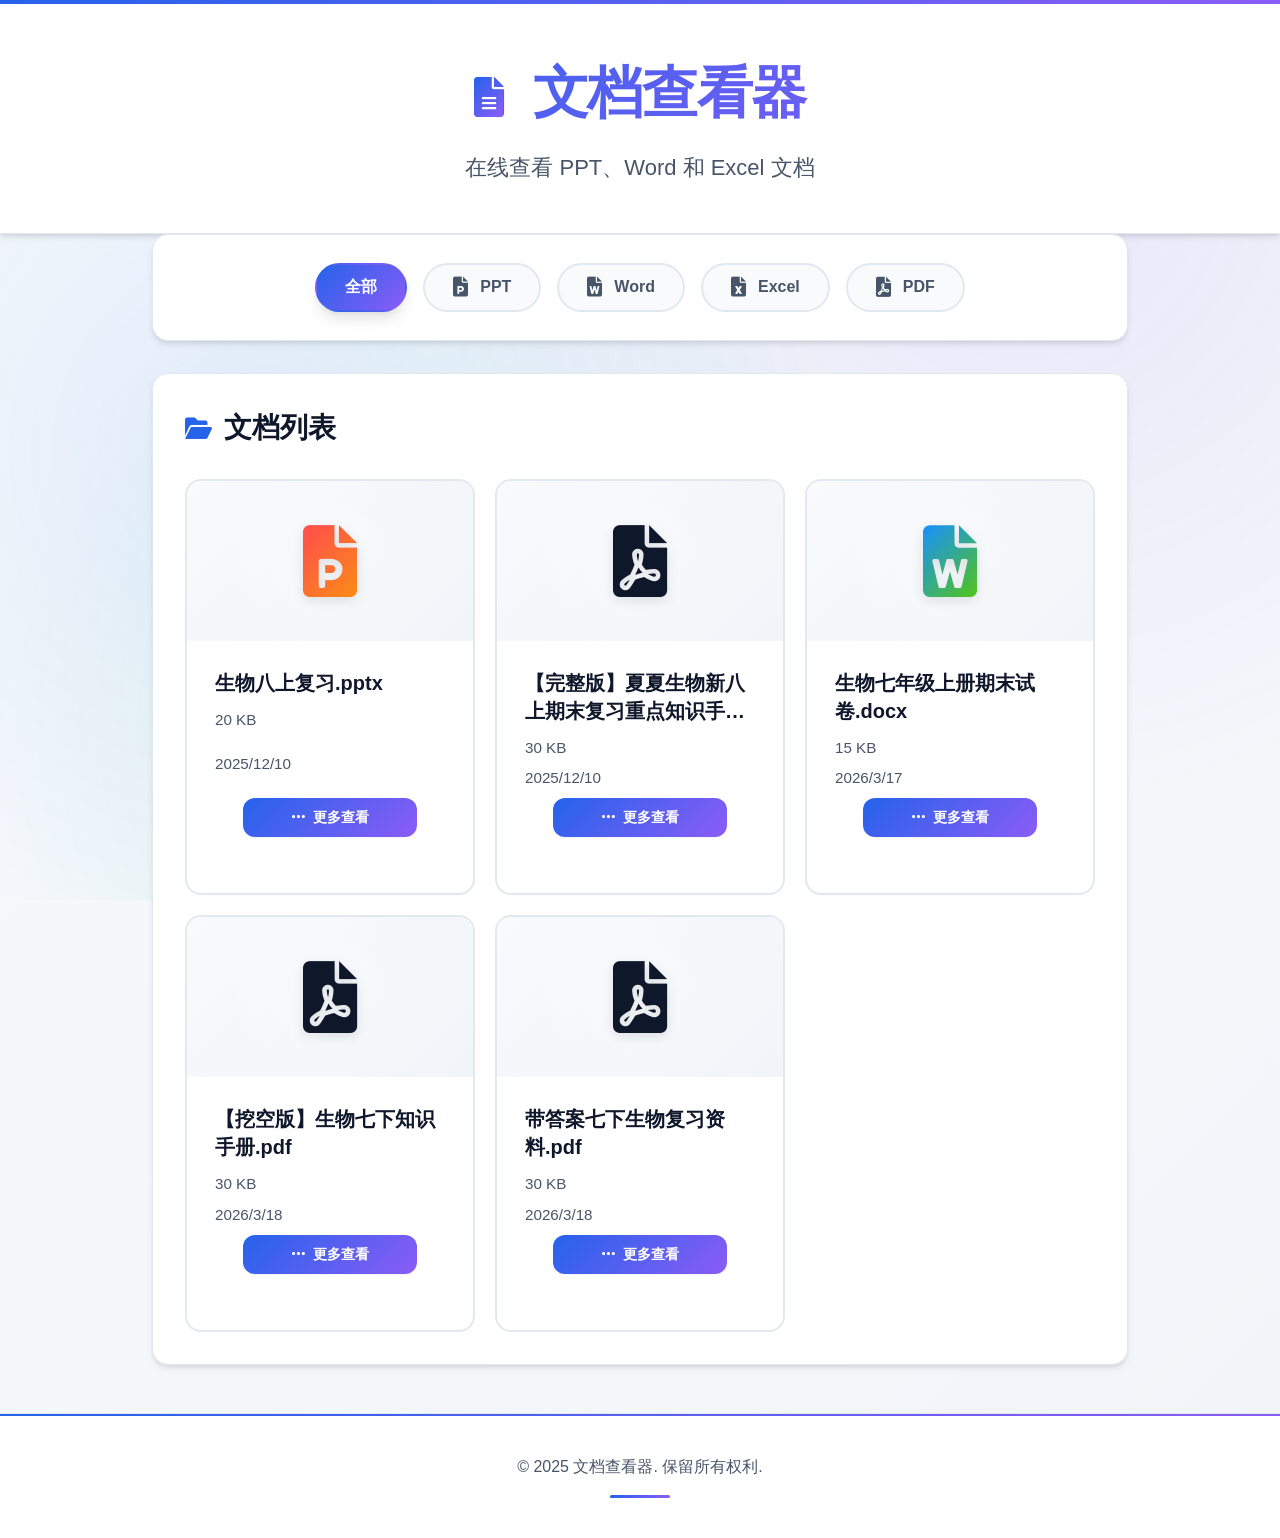
<file: index.html>
<!DOCTYPE html>
<html lang="zh-CN">
<head>
    <meta charset="UTF-8">
    <meta name="viewport" content="width=device-width, initial-scale=1.0">
    <title>文档查看器</title>
    <link rel="stylesheet" href="css/style.css">
    <link rel="stylesheet" href="https://cdnjs.cloudflare.com/ajax/libs/font-awesome/6.0.0/css/all.min.css">
</head>
<body>
    <header>
        <div class="container">
            <h1><i class="fas fa-file-alt"></i> 文档查看器</h1>
            <p>在线查看 PPT、Word 和 Excel 文档</p>
        </div>
    </header>

    <main class="container">
        <div class="filter-section">
            <div class="filter-buttons">
                <button class="filter-btn active" data-filter="all">全部</button>
                <button class="filter-btn" data-filter="ppt"><i class="fas fa-file-powerpoint"></i> PPT</button>
                <button class="filter-btn" data-filter="word"><i class="fas fa-file-word"></i> Word</button>
                <button class="filter-btn" data-filter="excel"><i class="fas fa-file-excel"></i> Excel</button>
                <button class="filter-btn" data-filter="pdf"><i class="fas fa-file-pdf"></i> PDF</button>
            </div>
        </div>

        <div class="documents-section">
            <h2><i class="fas fa-folder-open"></i> 文档列表</h2>
            <div id="documentsContainer" class="documents-grid">
                <!-- 文档将通过 JavaScript 动态加载 -->
                <div class="loading">加载中...</div>
            </div>
        </div>
    </main>

    <div id="viewerModal" class="modal">
        <div class="modal-content">
            <span class="close">&times;</span>
            <div id="viewerContent"></div>
        </div>
    </div>

    <footer>
        <div class="container">
            <p>&copy; 2025 文档查看器. 保留所有权利.</p>
        </div>
    </footer>

    <script src="js/main.js"></script>
</body>
</html>
</file>
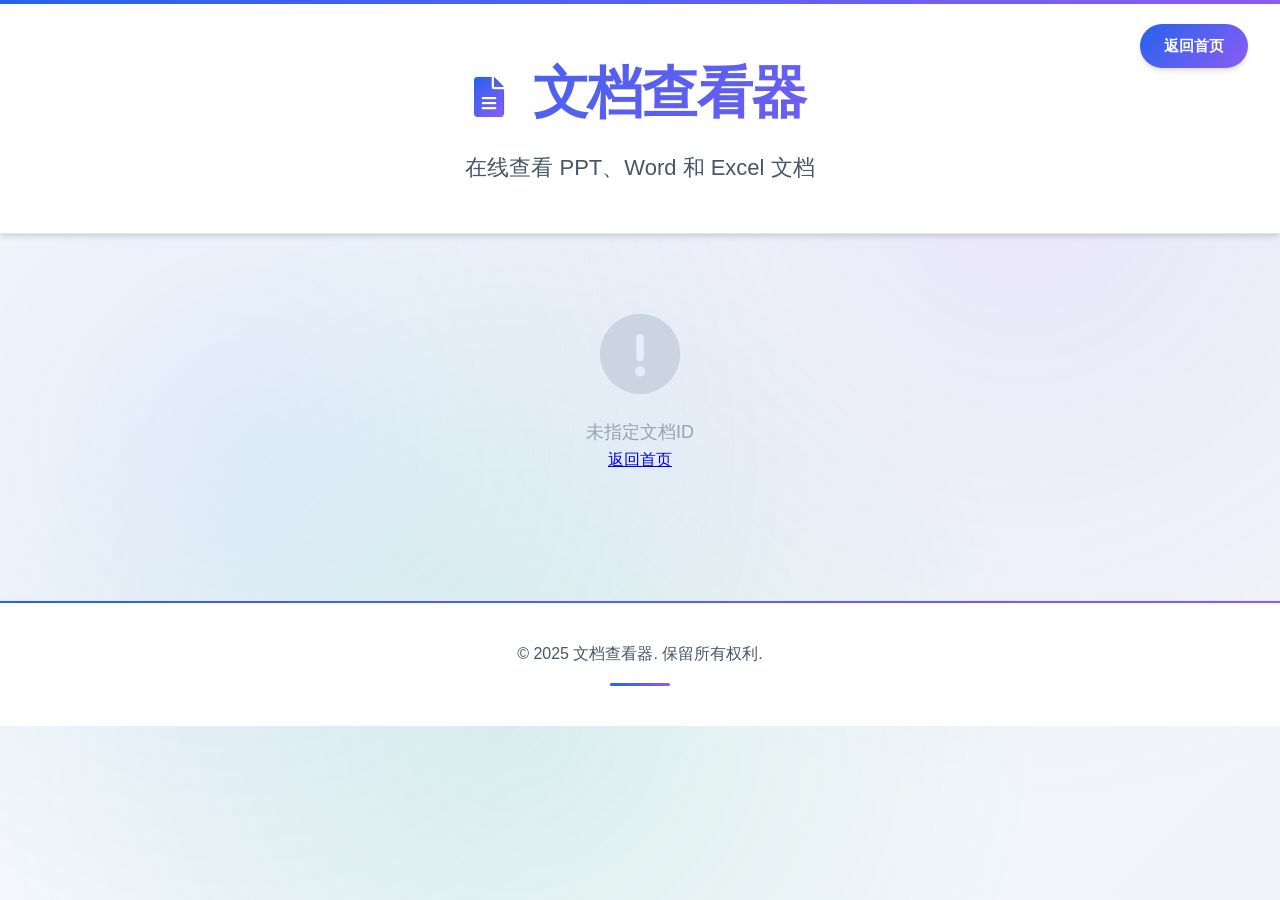
<file: document.html>
<!DOCTYPE html>
<html lang="zh-CN">
<head>
    <meta charset="UTF-8">
    <meta name="viewport" content="width=device-width, initial-scale=1.0">
    <title>文档详情 - 文档查看器</title>
    <link rel="stylesheet" href="css/style.css">
    <link rel="stylesheet" href="https://cdnjs.cloudflare.com/ajax/libs/font-awesome/6.0.0/css/all.min.css">
</head>
<body>
    <header>
        <div class="container">
            <h1><i class="fas fa-file-alt"></i> 文档查看器</h1>
            <p>在线查看 PPT、Word 和 Excel 文档</p>
            <a href="/" class="upload-link">返回首页</a>
        </div>
    </header>

    <main class="container">
        <div id="documentDetailContainer">
            <div class="loading">加载中...</div>
        </div>
    </main>

    <footer>
        <div class="container">
            <p>&copy; 2025 文档查看器. 保留所有权利.</p>
        </div>
    </footer>

    <script src="js/document.js"></script>
</body>
</html>
</file>
<file: css/style.css>
/* 全局样式重置 */
* {
    margin: 0;
    padding: 0;
    box-sizing: border-box;
}

/* CSS 变量定义 - 全新配色方案 */
:root {
    /* 主色调 */
    --primary-color: #2563eb;
    --primary-light: #3b82f6;
    --primary-dark: #1d4ed8;
    
    /* 辅助色 */
    --secondary-color: #8b5cf6;
    --secondary-light: #a78bfa;
    --secondary-dark: #7c3aed;
    
    /* 功能色 */
    --success-color: #10b981;
    --warning-color: #f59e0b;
    --error-color: #ef4444;
    --info-color: #3b82f6;
    
    /* 中性色 */
    --neutral-50: #fafafa;
    --neutral-100: #f5f5f5;
    --neutral-200: #e5e5e5;
    --neutral-300: #d4d4d4;
    --neutral-400: #a3a3a3;
    --neutral-500: #737373;
    --neutral-600: #525252;
    --neutral-700: #404040;
    --neutral-800: #262626;
    --neutral-900: #171717;
    
    /* 背景色 */
    --bg-primary: #ffffff;
    --bg-secondary: #f8fafc;
    --bg-tertiary: #f1f5f9;
    --bg-accent: #eff6ff;
    --bg-overlay: rgba(0, 0, 0, 0.6);
    
    /* 文本色 */
    --text-primary: #0f172a;
    --text-secondary: #475569;
    --text-tertiary: #94a3b8;
    --text-light: #cbd5e1;
    
    /* 边框色 */
    --border-color: #e2e8f0;
    --border-hover: #cbd5e1;
    --border-focus: #3b82f6;
    
    /* 阴影 */
    --shadow-sm: 0 1px 2px 0 rgba(0, 0, 0, 0.05);
    --shadow-md: 0 4px 6px -1px rgba(0, 0, 0, 0.1), 0 2px 4px -1px rgba(0, 0, 0, 0.06);
    --shadow-lg: 0 10px 15px -3px rgba(0, 0, 0, 0.1), 0 4px 6px -2px rgba(0, 0, 0, 0.05);
    --shadow-xl: 0 20px 25px -5px rgba(0, 0, 0, 0.1), 0 10px 10px -5px rgba(0, 0, 0, 0.04);
    --shadow-2xl: 0 25px 50px -12px rgba(0, 0, 0, 0.25);
    
    /* 圆角 */
    --radius-sm: 0.25rem;
    --radius-md: 0.375rem;
    --radius-lg: 0.5rem;
    --radius-xl: 0.75rem;
    --radius-2xl: 1rem;
    --radius-3xl: 1.5rem;
    --radius-full: 9999px;
    
    /* 过渡 */
    --transition-fast: 0.15s ease-in-out;
    --transition-normal: 0.3s ease-in-out;
    --transition-slow: 0.5s ease-in-out;
    
    /* 字体 */
    --font-sans: -apple-system, BlinkMacSystemFont, 'Segoe UI', Roboto, Oxygen, Ubuntu, Cantarell, sans-serif;
    --font-display: 'Inter', -apple-system, BlinkMacSystemFont, 'Segoe UI', Roboto, sans-serif;
}

/* 基础样式 */
body {
    font-family: var(--font-sans);
    background: linear-gradient(135deg, var(--bg-secondary) 0%, var(--bg-tertiary) 100%);
    color: var(--text-primary);
    line-height: 1.6;
    -webkit-font-smoothing: antialiased;
    -moz-osx-font-smoothing: grayscale;
    min-height: 100vh;
    overflow-x: hidden;
}

/* 背景装饰 */
body::before {
    content: '';
    position: fixed;
    top: 0;
    left: 0;
    width: 100%;
    height: 100%;
    background: 
        radial-gradient(circle at 20% 50%, rgba(59, 130, 246, 0.1) 0%, transparent 50%),
        radial-gradient(circle at 80% 20%, rgba(139, 92, 246, 0.1) 0%, transparent 50%),
        radial-gradient(circle at 40% 80%, rgba(16, 185, 129, 0.1) 0%, transparent 50%);
    pointer-events: none;
    z-index: -1;
}

/* 容器样式 */
.container {
    width: 100%;
    max-width: 1280px;
    margin: 0 auto;
    padding: 0 1.5rem;
}

/* 头部样式 - 全新设计 */
header {
    background: var(--bg-primary);
    padding: 3rem 0;
    text-align: center;
    box-shadow: var(--shadow-md);
    position: relative;
    overflow: hidden;
    border-bottom: 1px solid var(--border-color);
}

/* 头部装饰 */
header::before {
    content: '';
    position: absolute;
    top: 0;
    left: 0;
    right: 0;
    height: 4px;
    background: linear-gradient(90deg, var(--primary-color), var(--secondary-color), var(--success-color));
    background-size: 200% 100%;
    animation: headerGradient 4s linear infinite;
}

@keyframes headerGradient {
    0% { background-position: 0% 50%; }
    50% { background-position: 100% 50%; }
    100% { background-position: 0% 50%; }
}

header h1 {
    font-family: var(--font-display);
    font-size: 3.5rem;
    font-weight: 800;
    margin-bottom: 0.75rem;
    background: linear-gradient(135deg, var(--primary-color), var(--secondary-color));
    -webkit-background-clip: text;
    -webkit-text-fill-color: transparent;
    background-clip: text;
    letter-spacing: -0.025em;
    position: relative;
    z-index: 1;
}

header h1 i {
    margin-right: 1rem;
    background: linear-gradient(135deg, var(--primary-color), var(--secondary-color));
    -webkit-background-clip: text;
    -webkit-text-fill-color: transparent;
    background-clip: text;
    font-size: 2.5rem;
    vertical-align: middle;
}

header p {
    font-size: 1.375rem;
    color: var(--text-secondary);
    font-weight: 400;
    position: relative;
    z-index: 1;
}

/* 主内容区域 */
main {
    padding: 2.5rem 0;
    position: relative;
}

/* 筛选区域 - 全新设计 */
.filter-section {
    background: var(--bg-primary);
    padding: 1.75rem;
    border-radius: var(--radius-2xl);
    box-shadow: var(--shadow-md);
    margin-bottom: 2rem;
    border: 1px solid var(--border-color);
    transition: all var(--transition-normal);
}

.filter-section:hover {
    box-shadow: var(--shadow-lg);
    transform: translateY(-1px);
}

.filter-buttons {
    display: flex;
    justify-content: center;
    gap: 1rem;
    flex-wrap: wrap;
}

.filter-btn {
    background: var(--bg-secondary);
    border: 2px solid var(--border-color);
    padding: 12px 28px;
    border-radius: var(--radius-full);
    cursor: pointer;
    transition: all var(--transition-normal);
    display: flex;
    align-items: center;
    gap: 0.75rem;
    font-weight: 600;
    color: var(--text-secondary);
    font-size: 1rem;
    font-family: var(--font-display);
    position: relative;
    overflow: hidden;
}

.filter-btn::before {
    content: '';
    position: absolute;
    top: 0;
    left: -100%;
    width: 100%;
    height: 100%;
    background: linear-gradient(90deg, transparent, rgba(59, 130, 246, 0.1), transparent);
    transition: left var(--transition-normal);
}

.filter-btn:hover::before {
    left: 100%;
}

.filter-btn:hover {
    border-color: var(--primary-light);
    color: var(--primary-color);
    background: var(--bg-primary);
    transform: translateY(-2px);
    box-shadow: var(--shadow-md);
}

.filter-btn.active {
    background: linear-gradient(135deg, var(--primary-color), var(--secondary-color));
    color: white;
    border-color: transparent;
    box-shadow: var(--shadow-lg);
}

.filter-btn.active:hover {
    transform: translateY(-2px);
    box-shadow: var(--shadow-xl);
}

.filter-btn i {
    font-size: 1.25rem;
    transition: transform var(--transition-normal);
}

.filter-btn:hover i {
    transform: scale(1.1);
}

/* 文档列表区域 - 全新设计 */
.documents-section {
    background: var(--bg-primary);
    padding: 2rem;
    border-radius: var(--radius-2xl);
    box-shadow: var(--shadow-md);
    border: 1px solid var(--border-color);
    transition: all var(--transition-normal);
}

.documents-section:hover {
    box-shadow: var(--shadow-lg);
    transform: translateY(-1px);
}

.documents-section h2 {
    font-family: var(--font-display);
    font-size: 1.75rem;
    font-weight: 700;
    margin-bottom: 1.75rem;
    color: var(--text-primary);
    display: flex;
    align-items: center;
    gap: 0.75rem;
}

.documents-section h2 i {
    color: var(--primary-color);
    font-size: 1.5rem;
}

/* 文档网格 - 全新布局 */
.documents-grid {
    display: grid;
    grid-template-columns: repeat(auto-fill, minmax(300px, 1fr));
    gap: 1.5rem;
    position: relative;
}

/* 文档卡片 - 全新设计 */
.document-card {
    background: var(--bg-primary);
    border: 2px solid var(--border-color);
    border-radius: var(--radius-2xl);
    overflow: hidden;
    transition: all var(--transition-normal);
    cursor: pointer;
    display: flex;
    flex-direction: column;
    height: 100%;
    position: relative;
}

.document-card::before {
    content: '';
    position: absolute;
    top: 0;
    left: 0;
    right: 0;
    height: 4px;
    background: linear-gradient(90deg, var(--primary-color), var(--secondary-color));
    transform: scaleX(0);
    transition: transform var(--transition-normal);
    transform-origin: left;
}

.document-card:hover::before {
    transform: scaleX(1);
}

.document-card:hover {
    transform: translateY(-8px);
    box-shadow: var(--shadow-xl);
    border-color: var(--primary-light);
}

/* 文档图标区域 */
.document-icon {
    height: 160px;
    display: flex;
    align-items: center;
    justify-content: center;
    position: relative;
    overflow: hidden;
    background: linear-gradient(135deg, var(--bg-secondary), var(--bg-tertiary));
}

.document-icon::after {
    content: '';
    position: absolute;
    top: 0;
    left: 0;
    right: 0;
    bottom: 0;
    background: radial-gradient(circle at center, rgba(255, 255, 255, 0.3), transparent 70%);
    pointer-events: none;
}

.document-icon i {
    font-size: 4.5rem;
    z-index: 1;
    transition: transform var(--transition-normal);
    filter: drop-shadow(0 4px 6px rgba(0, 0, 0, 0.1));
}

.document-card:hover .document-icon i {
    transform: scale(1.1) rotate(5deg);
}

/* 不同类型文档的图标颜色 */
.document-icon.ppt i {
    background: linear-gradient(135deg, #ff4d4f, #fa8c16);
    -webkit-background-clip: text;
    -webkit-text-fill-color: transparent;
    background-clip: text;
}

.document-icon.word i {
    background: linear-gradient(135deg, #1890ff, #52c41a);
    -webkit-background-clip: text;
    -webkit-text-fill-color: transparent;
    background-clip: text;
}

.document-icon.excel i {
    background: linear-gradient(135deg, #52c41a, #faad14);
    -webkit-background-clip: text;
    -webkit-text-fill-color: transparent;
    background-clip: text;
}

/* 文档信息区域 */
.document-info {
    padding: 1.75rem;
    flex-grow: 1;
    display: flex;
    flex-direction: column;
}

.document-info h3 {
    font-family: var(--font-display);
    font-size: 1.25rem;
    font-weight: 700;
    margin-bottom: 0.75rem;
    color: var(--text-primary);
    line-height: 1.4;
    display: -webkit-box;
    -webkit-line-clamp: 2;
    -webkit-box-orient: vertical;
    overflow: hidden;
    transition: color var(--transition-normal);
}

.document-card:hover .document-info h3 {
    color: var(--primary-color);
}

.document-info p {
    color: var(--text-secondary);
    font-size: 0.95rem;
    margin-bottom: 0.5rem;
    line-height: 1.5;
    flex-grow: 1;
}

.document-info .file-meta {
    display: flex;
    justify-content: space-between;
    align-items: center;
    margin-top: 1rem;
    padding-top: 1rem;
    border-top: 1px solid var(--border-color);
    font-size: 0.875rem;
    color: var(--text-tertiary);
}

/* 文档操作按钮 */
.document-actions {
    display: flex;
    gap: 0.75rem;
    padding: 0 1.75rem 1.75rem;
}

.action-btn {
    flex: 1;
    padding: 10px 16px;
    border-radius: var(--radius-xl);
    border: none;
    cursor: pointer;
    font-size: 0.9rem;
    font-weight: 600;
    transition: all var(--transition-normal);
    display: flex;
    align-items: center;
    justify-content: center;
    gap: 0.5rem;
    font-family: var(--font-display);
    position: relative;
    overflow: hidden;
}

.action-btn::before {
    content: '';
    position: absolute;
    top: 0;
    left: -100%;
    width: 100%;
    height: 100%;
    background: linear-gradient(90deg, transparent, rgba(255, 255, 255, 0.2), transparent);
    transition: left var(--transition-normal);
}

.action-btn:hover::before {
    left: 100%;
}

.view-btn {
    background: linear-gradient(135deg, var(--primary-color), var(--secondary-color));
    color: white;
    box-shadow: var(--shadow-sm);
}

.view-btn:hover {
    transform: translateY(-2px);
    box-shadow: var(--shadow-md);
}

.download-btn {
    background: var(--bg-secondary);
    color: var(--text-secondary);
    border: 2px solid var(--border-color);
}

.download-btn:hover {
    background: var(--bg-tertiary);
    border-color: var(--primary-light);
    color: var(--primary-color);
    transform: translateY(-2px);
    box-shadow: var(--shadow-sm);
}

/* 加载状态 - 全新设计 */
.loading {
    grid-column: 1 / -1;
    display: flex;
    flex-direction: column;
    align-items: center;
    justify-content: center;
    padding: 4rem 2rem;
    color: var(--text-secondary);
    font-size: 1.125rem;
    font-weight: 500;
    text-align: center;
}

.loading::after {
    content: '';
    width: 48px;
    height: 48px;
    border: 3px solid var(--border-color);
    border-top-color: var(--primary-color);
    border-radius: 50%;
    animation: spin 1s linear infinite;
    margin-top: 1.5rem;
    display: block;
}

@keyframes spin {
    0% { transform: rotate(0deg); }
    100% { transform: rotate(360deg); }
}

/* 空状态 - 全新设计 */
.empty-state {
    grid-column: 1 / -1;
    display: flex;
    flex-direction: column;
    align-items: center;
    justify-content: center;
    padding: 5rem 2rem;
    color: var(--text-tertiary);
    text-align: center;
}

.empty-state i {
    font-size: 5rem;
    margin-bottom: 1.5rem;
    color: var(--text-light);
    animation: float 3s ease-in-out infinite;
}

@keyframes float {
    0%, 100% { transform: translateY(0px); }
    50% { transform: translateY(-15px); }
}

.empty-state h3 {
    font-family: var(--font-display);
    font-size: 1.75rem;
    font-weight: 700;
    margin-bottom: 0.75rem;
    color: var(--text-secondary);
}

.empty-state p {
    font-size: 1.125rem;
    color: var(--text-tertiary);
    max-width: 500px;
    line-height: 1.6;
}

/* 模态框 - 全新设计 */
.modal {
    display: none;
    position: fixed;
    z-index: 1000;
    left: 0;
    top: 0;
    width: 100%;
    height: 100%;
    background-color: var(--bg-overlay);
    backdrop-filter: blur(8px);
    animation: modalFadeIn var(--transition-normal);
    overflow-y: auto;
}

@keyframes modalFadeIn {
    from { opacity: 0; }
    to { opacity: 1; }
}

.modal-content {
    background-color: var(--bg-primary);
    margin: 4% auto;
    padding: 0;
    border-radius: var(--radius-3xl);
    width: 94%;
    max-width: 1400px;
    max-height: 90vh;
    overflow: hidden;
    position: relative;
    box-shadow: var(--shadow-2xl);
    border: 1px solid var(--border-color);
    animation: modalSlideIn var(--transition-normal);
}

@keyframes modalSlideIn {
    from {
        opacity: 0;
        transform: translateY(-30px) scale(0.95);
    }
    to {
        opacity: 1;
        transform: translateY(0) scale(1);
    }
}

/* 关闭按钮 - 全新设计 */
.close {
    position: absolute;
    right: 1.5rem;
    top: 1.5rem;
    width: 40px;
    height: 40px;
    background: var(--bg-secondary);
    color: var(--text-secondary);
    border: none;
    border-radius: var(--radius-full);
    cursor: pointer;
    font-size: 1.5rem;
    font-weight: bold;
    display: flex;
    align-items: center;
    justify-content: center;
    transition: all var(--transition-normal);
    z-index: 1001;
    box-shadow: var(--shadow-md);
}

.close:hover,
.close:focus {
    background: var(--error-color);
    color: white;
    transform: rotate(90deg) scale(1.1);
    box-shadow: var(--shadow-lg);
}

/* 查看器内容 */
#viewerContent {
    height: 85vh;
    overflow: auto;
    padding: 2rem;
    background: var(--bg-secondary);
}

.viewer-container {
    width: 100%;
    height: 500px; /* 缩小展示框高度 */
    display: flex;
    align-items: center;
    justify-content: center;
    position: relative;
    background: var(--bg-primary);
    border-radius: var(--radius-xl);
    overflow: auto; /* 添加滚轮支持 */
    box-shadow: var(--shadow-lg);
    border: 1px solid var(--border-color);
    margin: 0 auto;
    max-width: 100%;
    resize: vertical; /* 允许垂直调整大小 */
    padding: 0;
    min-height: 400px;
    transition: all var(--transition-normal);
    scroll-behavior: smooth; /* 添加平滑滚动 */
}

.viewer-container iframe {
    width: 100%;
    height: 500px; /* 缩小iframe高度，与容器匹配 */
    border: none;
    display: block;
    transition: all var(--transition-normal);
    transform-origin: center;
    image-rendering: auto;
    image-rendering: crisp-edges;
    image-rendering: pixelated;
    zoom: 1;
}

/* 优化Office Online嵌入内容的显示 */
.viewer-container iframe[src*="officeapps.live.com"] {
    min-height: 500px;
    height: 100%;
    width: 100%;
    max-width: 100%;
    border: none;
    background: white;
}

/* 优化文档查看器区域 */
.document-viewer {
    margin: 1.5rem 0;
    position: relative;
    min-height: 500px;
    width: 100%;
}

/* 查看器控制按钮 */
.viewer-controls {
    margin-top: 1.5rem;
    text-align: center;
    display: flex;
    justify-content: center;
    gap: 1rem;
    flex-wrap: wrap;
}

.viewer-controls button {
    padding: 12px 24px;
    background: linear-gradient(135deg, var(--primary-color), var(--secondary-color));
    color: white;
    border: none;
    border-radius: var(--radius-xl);
    cursor: pointer;
    font-size: 0.95rem;
    font-weight: 600;
    transition: all var(--transition-normal);
    display: flex;
    align-items: center;
    justify-content: center;
    gap: 0.5rem;
    box-shadow: var(--shadow-sm);
    font-family: var(--font-display);
}

.viewer-controls button:hover {
    transform: translateY(-2px);
    box-shadow: var(--shadow-md);
}

.viewer-controls button:active {
    transform: translateY(0);
}

.viewer-controls i {
    font-size: 1.125rem;
}

/* 文档详情页面 */
.document-detail-card {
    background: var(--bg-primary);
    border-radius: var(--radius-2xl);
    box-shadow: var(--shadow-lg);
    padding: 2.5rem;
    margin-bottom: 2rem;
    border: 1px solid var(--border-color);
    transition: all var(--transition-normal);
}

.document-detail-card:hover {
    box-shadow: var(--shadow-xl);
    transform: translateY(-1px);
}

.document-header {
    display: flex;
    align-items: center;
    margin-bottom: 2.5rem;
    padding-bottom: 2rem;
    border-bottom: 2px solid var(--border-color);
    gap: 2rem;
}

.document-header .document-icon {
    width: 120px;
    height: 120px;
    border-radius: var(--radius-xl);
    box-shadow: var(--shadow-lg);
    border: 2px solid var(--border-color);
}

.document-header .document-icon i {
    font-size: 5rem;
}

.document-header .document-info h2 {
    margin-top: 0;
    margin-bottom: 1rem;
    font-size: 2.25rem;
    font-weight: 700;
    color: var(--text-primary);
    font-family: var(--font-display);
}

.document-header .document-info p {
    margin: 0.75rem 0;
    color: var(--text-secondary);
    font-size: 1.125rem;
    display: flex;
    align-items: center;
    gap: 0.75rem;
}

.document-header .document-info i {
    color: var(--primary-color);
    font-size: 1.25rem;
    width: 24px;
    text-align: center;
}

.document-viewer {
    margin-bottom: 2.5rem;
    background: var(--bg-secondary);
    border-radius: var(--radius-xl);
    overflow: hidden;
    box-shadow: var(--shadow-md);
    border: 1px solid var(--border-color);
}

.document-actions.detail-actions {
    justify-content: center;
    padding: 0;
    margin-top: 2rem;
    gap: 1.25rem;
}

.document-actions .btn-primary {
    padding: 14px 36px;
    font-size: 1.125rem;
    background: linear-gradient(135deg, var(--primary-color), var(--secondary-color));
    color: white;
    border: none;
    border-radius: var(--radius-full);
    cursor: pointer;
    font-weight: 600;
    transition: all var(--transition-normal);
    display: flex;
    align-items: center;
    gap: 0.75rem;
    box-shadow: var(--shadow-md);
    font-family: var(--font-display);
}

.document-actions .btn-primary:hover {
    transform: translateY(-3px);
    box-shadow: var(--shadow-xl);
}

/* 页脚 - 全新设计 */
footer {
    background: var(--bg-primary);
    color: var(--text-secondary);
    text-align: center;
    padding: 2.5rem 0;
    margin-top: 3rem;
    border-top: 1px solid var(--border-color);
    position: relative;
    overflow: hidden;
}

footer::before {
    content: '';
    position: absolute;
    top: 0;
    left: 0;
    right: 0;
    height: 2px;
    background: linear-gradient(90deg, var(--primary-color), var(--secondary-color), var(--success-color));
    background-size: 200% 100%;
    animation: headerGradient 4s linear infinite;
}

footer p {
    font-size: 1rem;
    font-weight: 500;
    position: relative;
    z-index: 1;
}

footer p::after {
    content: '';
    display: block;
    width: 60px;
    height: 3px;
    background: linear-gradient(90deg, var(--primary-color), var(--secondary-color));
    margin: 1rem auto 0;
    border-radius: var(--radius-full);
}

/* 上传链接 - 全新设计 */
.upload-link {
    position: absolute;
    top: 1.5rem;
    right: 2rem;
    background: linear-gradient(135deg, var(--primary-color), var(--secondary-color));
    color: white;
    padding: 10px 24px;
    border-radius: var(--radius-full);
    text-decoration: none;
    font-size: 0.95rem;
    font-weight: 600;
    transition: all var(--transition-normal);
    display: flex;
    align-items: center;
    gap: 0.5rem;
    box-shadow: var(--shadow-md);
    z-index: 10;
    font-family: var(--font-display);
}

.upload-link:hover {
    transform: translateY(-2px);
    box-shadow: var(--shadow-lg);
}

.upload-link i {
    font-size: 1.125rem;
}

/* 响应式设计 - 全新适配 */
@media (max-width: 1280px) {
    .container {
        max-width: 1024px;
    }
    
    .documents-grid {
        grid-template-columns: repeat(auto-fill, minmax(280px, 1fr));
        gap: 1.25rem;
    }
}

@media (max-width: 1024px) {
    .container {
        max-width: 768px;
    }
    
    header h1 {
        font-size: 2.75rem;
    }
    
    header p {
        font-size: 1.125rem;
    }
    
    .documents-grid {
        grid-template-columns: repeat(auto-fill, minmax(260px, 1fr));
        gap: 1.125rem;
    }
    
    .filter-buttons {
        gap: 0.75rem;
    }
    
    .filter-btn {
        padding: 10px 24px;
        font-size: 0.95rem;
    }
}

@media (max-width: 768px) {
    .container {
        max-width: 100%;
        padding: 0 1.25rem;
    }
    
    header {
        padding: 2.5rem 0;
    }
    
    header h1 {
        font-size: 2.25rem;
    }
    
    header h1 i {
        font-size: 2rem;
        margin-right: 0.75rem;
    }
    
    header p {
        font-size: 1rem;
    }
    
    .upload-link {
        position: static;
        display: inline-block;
        margin-top: 1.5rem;
    }
    
    main {
        padding: 1.5rem 0;
    }
    
    .filter-section {
        padding: 1.25rem;
        margin-bottom: 1.5rem;
    }
    
    .filter-buttons {
        gap: 0.5rem;
    }
    
    .filter-btn {
        padding: 8px 20px;
        font-size: 0.9rem;
    }
    
    .filter-btn i {
        display: none;
    }
    
    .documents-section {
        padding: 1.5rem;
    }
    
    .documents-section h2 {
        font-size: 1.5rem;
        margin-bottom: 1.5rem;
    }
    
    .documents-grid {
        grid-template-columns: repeat(auto-fill, minmax(240px, 1fr));
        gap: 1rem;
    }
    
    .document-info {
        padding: 1.5rem;
    }
    
    .document-actions {
        padding: 0 1.5rem 1.5rem;
    }
    
    .modal-content {
        width: 96%;
        margin: 5% auto;
    }
    
    #viewerContent {
        padding: 1.5rem;
    }
    
    .document-detail-card {
        padding: 2rem;
    }
    
    .document-header {
        flex-direction: column;
        text-align: center;
        gap: 1.5rem;
    }
    
    .document-header .document-info h2 {
        font-size: 1.75rem;
    }
}

@media (max-width: 480px) {
    header h1 {
        font-size: 1.875rem;
    }
    
    header h1 i {
        font-size: 1.75rem;
        margin-right: 0.5rem;
    }
    
    .filter-btn {
        padding: 8px 16px;
        font-size: 0.85rem;
    }
    
    .documents-grid {
        grid-template-columns: 1fr;
        gap: 1rem;
    }
    
    .documents-section {
        padding: 1.25rem;
    }
    
    .document-icon {
        height: 140px;
    }
    
    .document-icon i {
        font-size: 4rem;
    }
    
    .document-info h3 {
        font-size: 1.125rem;
    }
    
    .modal-content {
        width: 98%;
        margin: 8% auto;
        max-height: 92vh;
    }
    
    #viewerContent {
        padding: 1.25rem;
        height: 75vh;
    }
    
    .close {
        right: 1rem;
        top: 1rem;
        width: 36px;
        height: 36px;
        font-size: 1.25rem;
    }
    
    .viewer-controls {
        flex-direction: column;
        align-items: stretch;
        gap: 0.75rem;
    }
    
    .viewer-controls button {
        justify-content: center;
    }
    
    .document-detail-card {
        padding: 1.5rem;
    }
    
    .document-header .document-icon {
        width: 100px;
        height: 100px;
    }
    
    .document-header .document-icon i {
        font-size: 4rem;
    }
    
    .document-header .document-info h2 {
        font-size: 1.5rem;
    }
}

/* 滚动条样式 - 全新设计 */
::-webkit-scrollbar {
    width: 10px;
    height: 10px;
}

::-webkit-scrollbar-track {
    background: var(--bg-secondary);
    border-radius: var(--radius-full);
}

::-webkit-scrollbar-thumb {
    background: var(--border-color);
    border-radius: var(--radius-full);
    border: 2px solid var(--bg-secondary);
    transition: all var(--transition-normal);
}

::-webkit-scrollbar-thumb:hover {
    background: var(--text-tertiary);
}

/* 选择文本样式 */
::selection {
    background: rgba(59, 130, 246, 0.2);
    color: var(--primary-color);
}

::-moz-selection {
    background: rgba(59, 130, 246, 0.2);
    color: var(--primary-color);
}

/* 焦点样式 */
*:focus {
    outline: 2px solid var(--border-focus);
    outline-offset: 2px;
    border-radius: var(--radius-sm);
}

button:focus {
    box-shadow: 0 0 0 3px rgba(59, 130, 246, 0.1);
}

/* 禁用状态 */
button:disabled {
    opacity: 0.5;
    cursor: not-allowed;
    transform: none !important;
    box-shadow: none !important;
}

/* 动画效果 */
.fade-in {
    animation: fadeIn var(--transition-normal);
}

.slide-up {
    animation: slideUp var(--transition-normal);
}

@keyframes fadeIn {
    from { opacity: 0; }
    to { opacity: 1; }
}

@keyframes slideUp {
    from {
        opacity: 0;
        transform: translateY(20px);
    }
    to {
        opacity: 1;
        transform: translateY(0);
    }
}

/* 增强可访问性 */
.sr-only {
    position: absolute;
    width: 1px;
    height: 1px;
    padding: 0;
    margin: -1px;
    overflow: hidden;
    clip: rect(0, 0, 0, 0);
    white-space: nowrap;
    border: 0;
}

/* 打印样式 */
@media print {
    body {
        background: white;
    }
    
    header, .filter-section, .document-actions, footer, .close {
        display: none;
    }
    
    .modal-content {
        box-shadow: none;
        border: none;
        width: 100%;
        height: 100%;
        margin: 0;
        max-height: 100%;
    }
    
    #viewerContent {
        padding: 0;
        height: 100%;
    }
}
</file>
